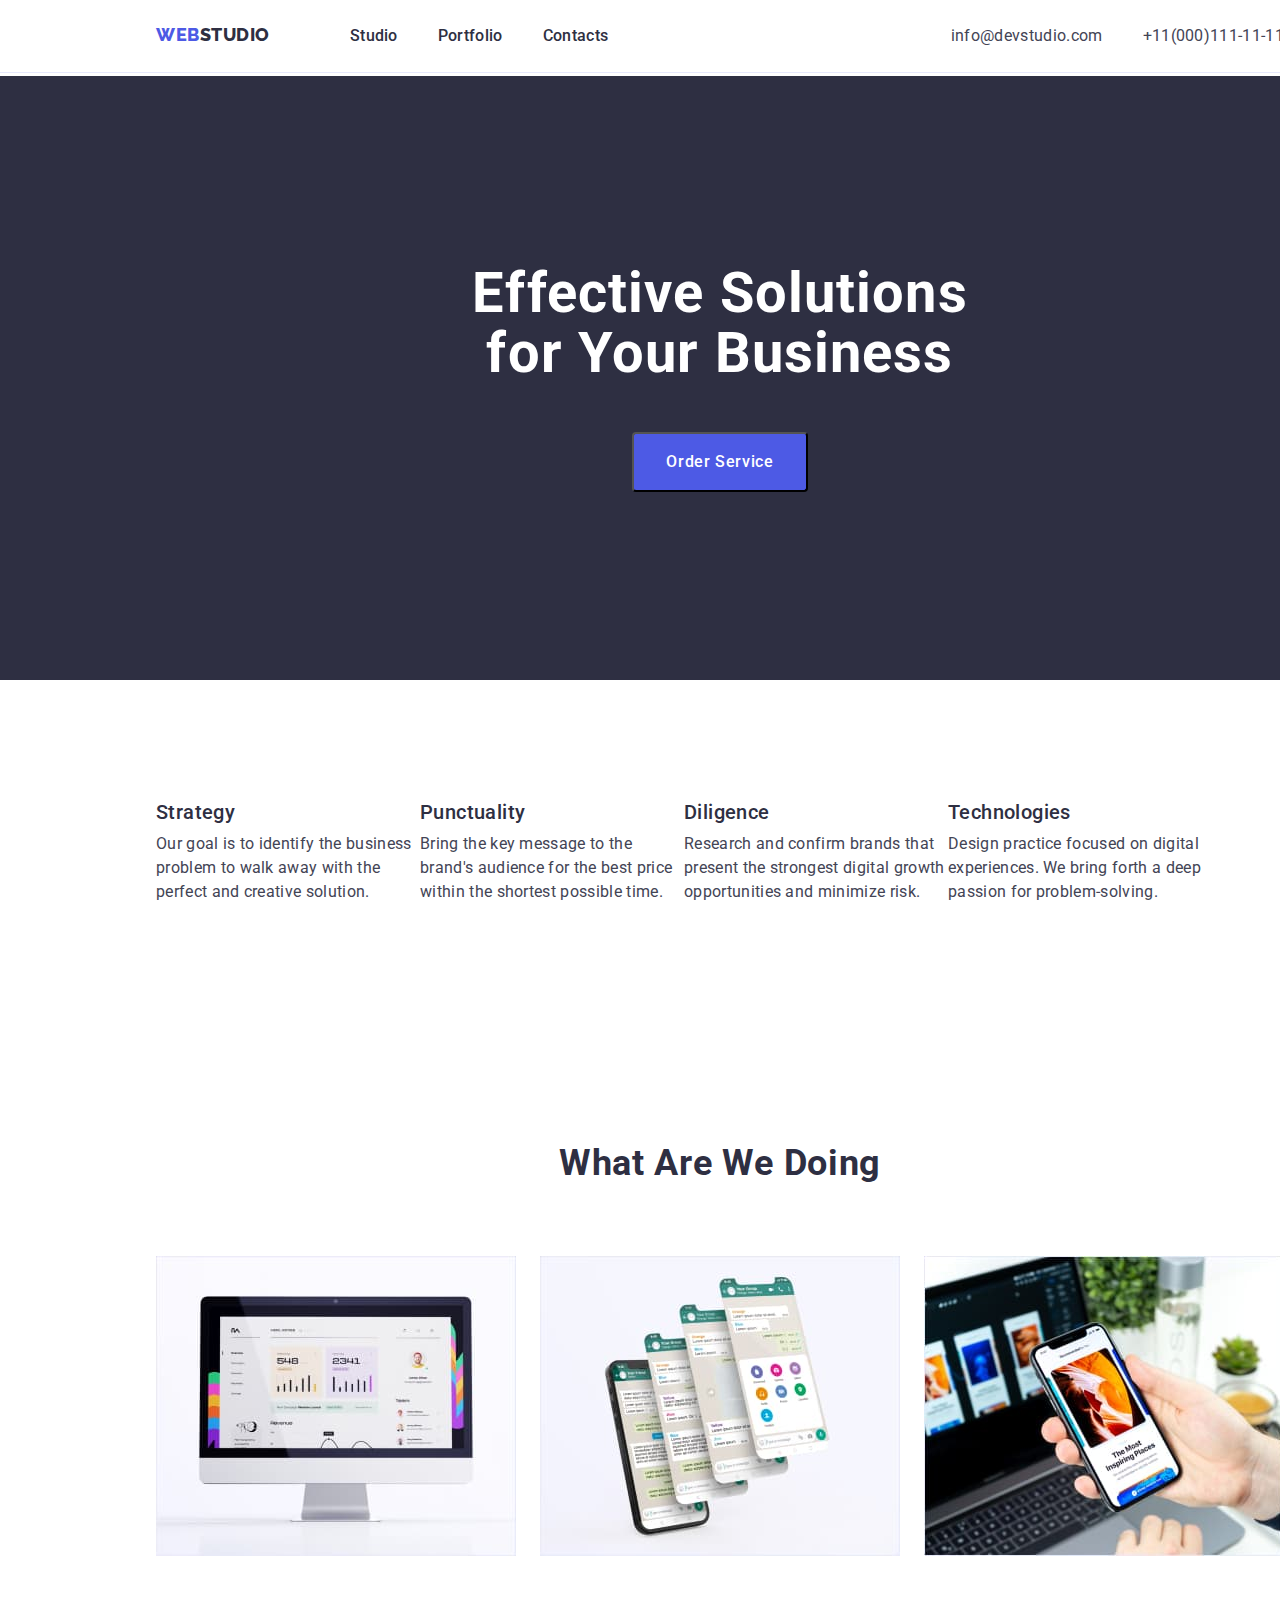
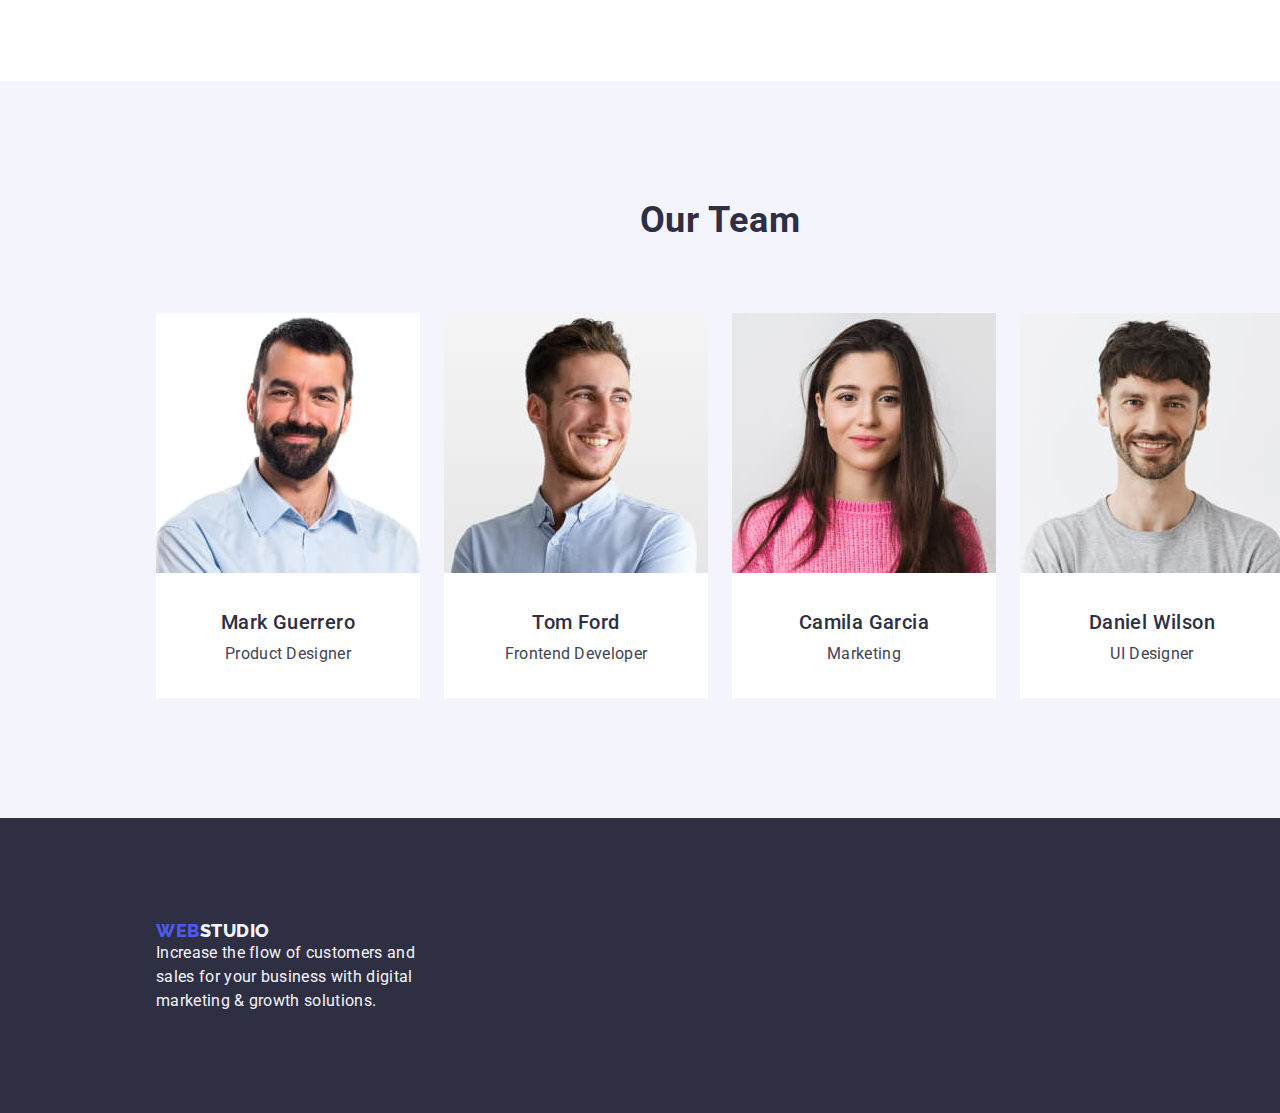
<file: index.html>
<!DOCTYPE html>
<html lang="en">
<head>
    <meta charset="UTF-8">
    <title>Studio</title>
    <link rel="stylesheet" href="./css/modern-normalize.css">
    <link rel="stylesheet" href="./css/style.css">
    <link rel="preconnect" href="https://fonts.googleapis.com">
<link rel="preconnect" href="https://fonts.gstatic.com" crossorigin>
<link href="https://fonts.googleapis.com/css2?family=Roboto:wght@400;500;700;900&display=swap" rel="stylesheet">
<link rel="preconnect" href="https://fonts.googleapis.com">
<link rel="preconnect" href="https://fonts.gstatic.com" crossorigin>
<link href="https://fonts.googleapis.com/css2?family=Raleway:wght@800&display=swap" rel="stylesheet">

</head>
<body>
    <header>
        <div class="container">
        <nav >
            <a href="./index.html" class="logo link">WEB<span  class="sph">Studio</span></a> 
       <ul class="a_list list">
        <li><a class="lia link" href="./index.html">Studio</a></li>
        <li><a class="lia link" href="./portfolio.html">Portfolio</a></li>
        <li><a class="lia link" href="">Contacts</a></li>
       </ul>
    </nav>
    <address class="contact-to-firm">
    <ul class="contact_list list">
      <li><a class="contact link" href="mailto:info@devstudio.com">info@devstudio.com</a></li>
      <li><a class="contact link" href="tel:+11(000)111-11-11">+11(000)111-11-11</a></li> 
    </ul>
    </address>
    </div>
    </header>
    <main>
        <section class="order section">
            <h1 class="solution">Effective Solutions<br>for Your Business</h1>
            <button type="button" class="service">Order Service</button>
        </section>
        <section class="section"> 
            <div class="container">
            <h2 hidden >Activity</h2>
            <ul class="points list">
                <li class="point_li">
                    <h3 class="title-of-description">Strategy</h3>
                <p class="description">Our goal is to identify the business<br>
                    problem to walk away with the<br> perfect and creative solution.</p>
                </li> 
                <li class="point_li">
                    <h3 class="title-of-description">Punctuality</h3>
                    <p class="description">Bring the key message to the<br> brand's audience for the best 
                    price<br> within the shortest possible time.</p>
                </li>  
                <li class="point_li">
                    <h3 class="title-of-description">Diligence</h3>
                    <p class="description">Research and confirm brands that<br> present the strongest 
                    digital growth<br> opportunities and minimize risk.</p>  
                </li>
                <li class="point_li">
                    <h3 class="title-of-description">Technologies</h3>
                    <p class="description">Design practice focused on digital<br> experiences. 
                    We bring forth a deep<br> passion for problem-solving.</p>
                </li>
            </ul>
        </div>
        </section>
        <section class="third_section section">
            <div class="container">
            <h2 class="example-headers">What Are We Doing</h2>
            <ul class="images_list list">
            <li><img src="images/monitor.jpg" alt="monitor" width="360" height="300"></li>
            <li><img src="images/screens.jpg" alt="screens of technology" width="360" height="300"></li>
            <li><img src="images/phone.jpg" alt="phone" width="360" height="300"></li>
        </ul>
        </div>
        </section>
        <section class="team section">
            <div class="container">
            <h2 class="example-headers">Our Team</h2>
            <ul class="workers_list list">
                <li class="person">
                    
                    <h3 class="example-headers-third"><img src="images/mark.jpg" alt="Mark Guerrero" width="264" height="260"></h3>
                    <h4 class="bigger_p">Mark Guerrero</h4>
                    <p class="smaller_p">Product Designer</p>
                    
                </li>
                <li class="person">
                    <h3 class="example-headers-third"><img src="images/tom.jpg" alt="Tom Ford" width="264" height="260"></h3>
                    
                    <h4 class="bigger_p">Tom Ford</h4>
                    <p class="smaller_p">Frontend Developer</p>
                    
                </li>
                <li class="person">
                    <h3 class="example-headers-third"><img src="images/camila.jpg" alt="Camila Garcia" width="264" height="260"></h3>
                    
                    <h4 class="bigger_p">Camila Garcia</h4>
                    <p class="smaller_p">Marketing</p>
                    
                </li>
                <li class="person">
                    <h3 class="example-headers-third"><img src="images/daniel.jpg" alt="Daniel Wilson" width="264" height="260"></h3>
                    
                    <h4 class="bigger_p">Daniel Wilson</h4>
                    <p class="smaller_p">UI Designer</p>
                    
                </li>   
            </ul>
        </div>
        </section>
    </main>
    <footer class="down">
        <a class="logo link" href="./index.html">WEB<span  class="spf">Studio</span></a> 
        <p class="down_logo_description">Increase the flow of customers and<br> sales 
        for your business with digital<br> marketing & growth solutions.</p>
    </footer>
</body>
</html>
</file>
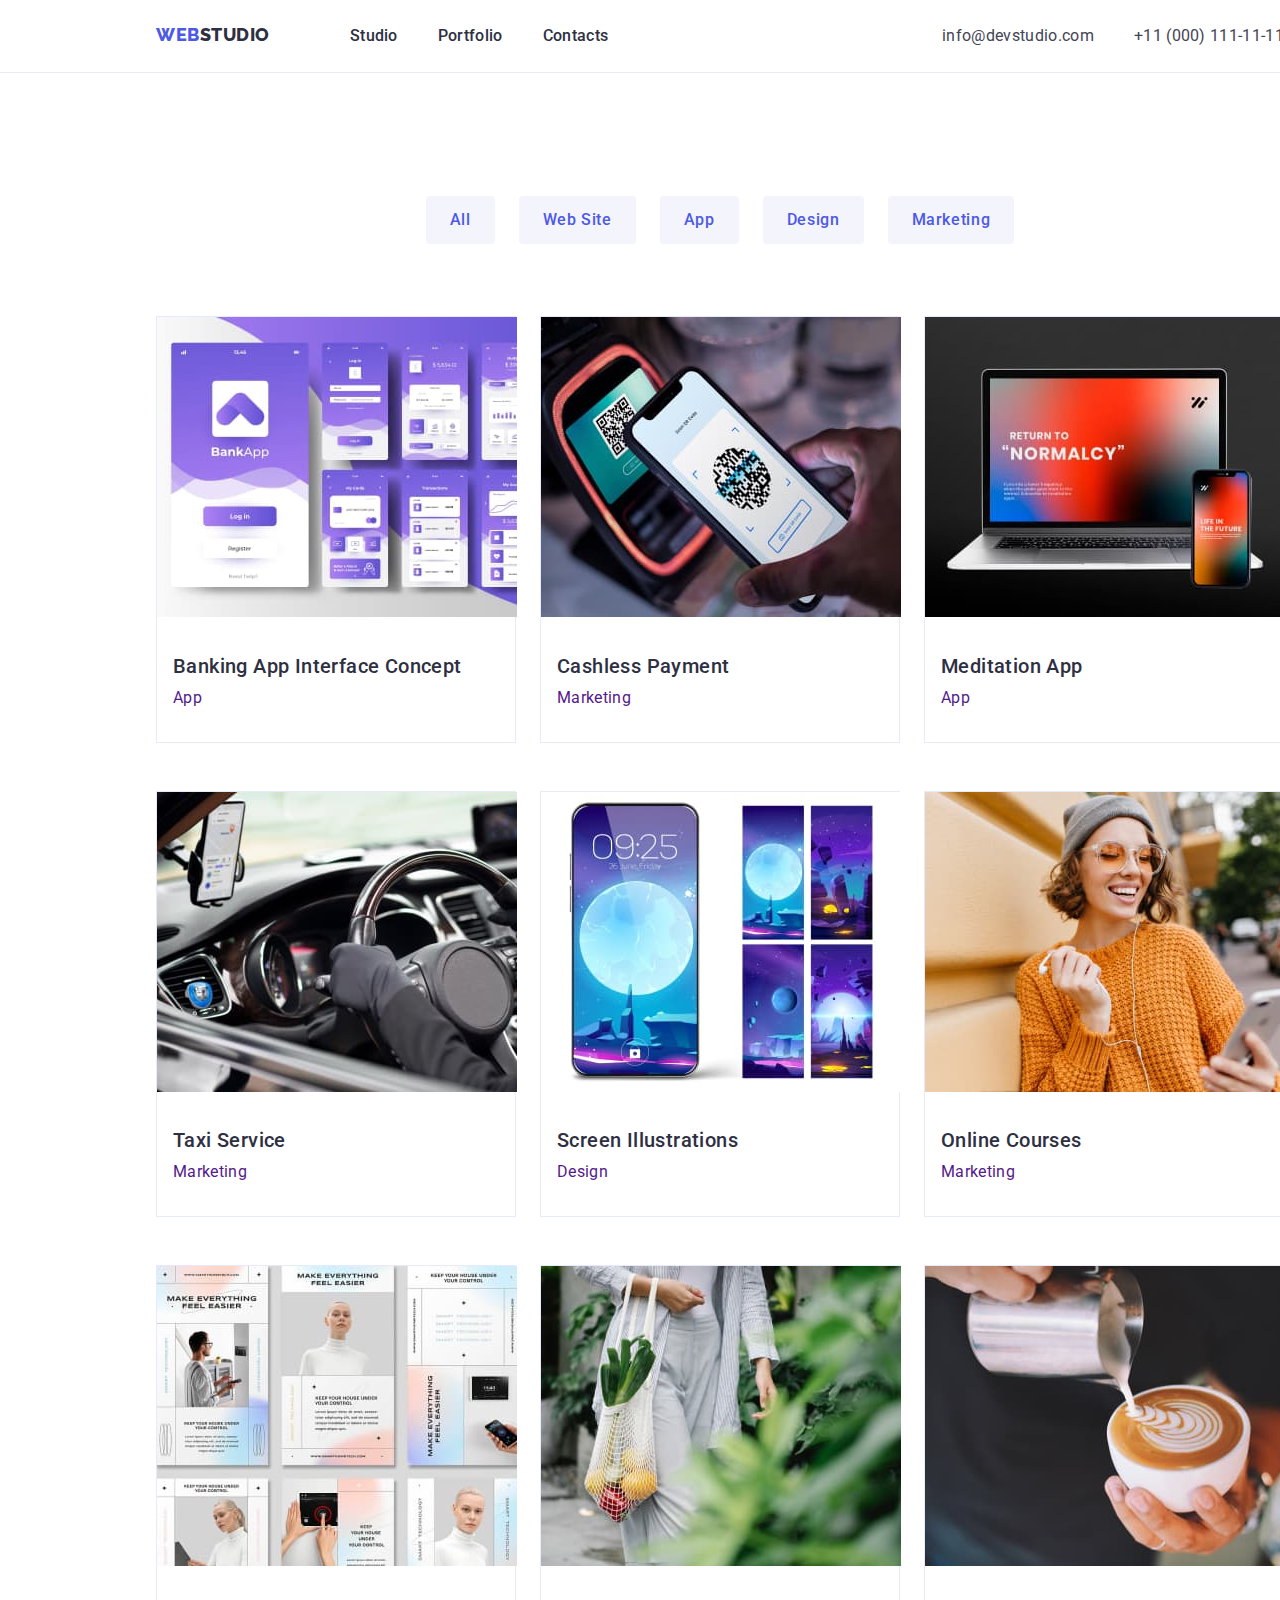
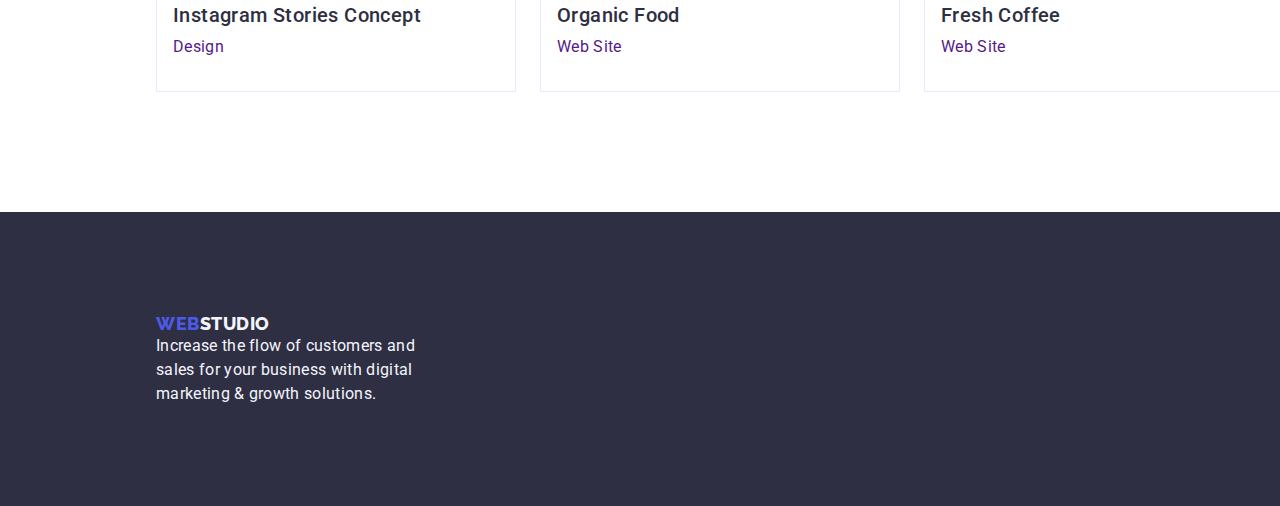
<file: portfolio.html>
<!DOCTYPE html>
<html lang="en">
<head>
    <meta charset="UTF-8">
    <link rel="stylesheet" href="./css/modern-normalize.css">
    <link rel="stylesheet" href="./css/style.css">
    <link rel="preconnect" href="https://fonts.googleapis.com">
<link rel="preconnect" href="https://fonts.gstatic.com" crossorigin>
<link href="https://fonts.googleapis.com/css2?family=Roboto:wght@400;500;700;900&display=swap" rel="stylesheet">
<link rel="preconnect" href="https://fonts.googleapis.com">
<link rel="preconnect" href="https://fonts.gstatic.com" crossorigin>
<link href="https://fonts.googleapis.com/css2?family=Raleway:wght@800&display=swap" rel="stylesheet">
    <title>Portfolio</title>

</head>
<body>
    <header>
        <div class="container">
        <nav>     
            <a href="./index.html" class="logo link">WEB<span  class="sph">Studio</span></a> 
       <ul class="a_list list">
        <li><a class="lia link" href="./index.html">Studio</a></li>
        <li><a class="lia link" href="./portfolio.html">Portfolio</a></li>
        <li><a class="lia link" href="">Contacts</a></li>
       </ul>
    </nav>
    <address class="contact-to-firm">
    <ul class="contact_list list">
      <li><a class="contact link" href="mailto:info@devstudio.com">info@devstudio.com</a></li>
      <li><a class="contact link" href="tel:+11(000)111-11-11">+11 (000) 111-11-11</a></li> 
    </ul>
    </address>
    </div>
    </header> 
    <main>
        <section class="buttons_images section">
            <div class="container">
        <h1 hidden>h1</h1> 
        <ul class="buttons_list list">
            <li><button type="button" class="buttons_list_button">All</button></li>
            <li><button type="button" class="buttons_list_button">Web Site</button></li>
            <li><button type="button" class="buttons_list_button">App</button></li>
            <li><button type="button" class="buttons_list_button">Design</button></li>
            <li><button type="button" class="buttons_list_button">Marketing</button></li>    
        </ul>
        
        <ul class="list images">
            <li class="photos link">
                <a href="" class="jpg link"><img src="./images/app.jpg" alt="app" width="360" height="300">
                <h2 class="bigger_p">Banking App Interface Concept</h2>
                <p class="smaller_p">App </p></a>
            </li>
            <li class="photos link">
                <a href="" class="jpg link"><img src="./images/code.jpg" alt="code" width="360" height="300">
                <h2 class="bigger_p">Cashless Payment</h2>
                <p class="smaller_p">Marketing</p></a>
            </li>
            <li class="photos link">
                <a href="" class="jpg link"><img src="./images/laptop.jpg" alt="laptop" width="360" height="300">
                <h2 class="bigger_p">Meditation App</h2>
                <p class="smaller_p">App</p></a>
            </li>
            <li class="photos link">
                <a href="" class="jpg link"><img src="./images/car.jpg" alt="car" width="360" height="300">
                <h2 class="bigger_p">Taxi Service</h2>
                <p class="smaller_p">Marketing</p></a>
            </li>
            <li class="photos link">
                <a href="" class="jpg link"><img src="./images/wallpapers.jpg" alt="wallpapers" width="360" height="300">
                <h2 class="bigger_p">Screen Illustrations</h2>
                <p class="smaller_p">Design</p></a>
            </li>
            <li class="photos link">
                <a href="" class="jpg link"><img src="./images/woman.jpg" alt="woman" width="360" height="300">
                <h2 class="bigger_p">Online Courses</h2>
                <p class="smaller_p">Marketing</p></a>
            </li>
            <li class="photos link">
                <a href="" class="jpg link"><img src="./images/pages.jpg" alt="pages" width="360" height="300">
                <h2 class="bigger_p">Instagram Stories Concept</h2>
                <p class="smaller_p">Design</p></a>
            </li>
            <li class="photos link">
                <a href="" class="jpg link"><img src="./images/shopping.jpg" alt="vegetables" width="360" height="300">
                <h2 class="bigger_p">Organic Food</h2>
                <p class="smaller_p">Web Site</p></a>
            </li>
            <li class="photos link">
                <a href="" class="jpg link"><img src="./images/coffe.jpg" alt="coffee" width="360" height="300">
                <h2 class="bigger_p">Fresh Coffee</h2>
                <p class="smaller_p">Web Site</p></a>
            </li>       
        </ul>    
    </div>   
        </section>
    </main>
    <footer class="down">
        <a class="logo link" href="./index.html">WEB<span  class="spf">Studio</span></a> 
        <p class="down_logo_description">Increase the flow of customers and<br> sales 
            for your business with digital<br> marketing & growth solutions.</p>
    </footer>
</body>
</html>
</file>
<file: css/style.css>
:root{
    --cloud-color: #F4F4FD;
    --cornflower-color: #E7E9FC;
    --iris-color: #4D5AE5;
    --navyblue-color: #2E2F42;
    --white: #FFF;
    --slate-color: #434455;
    --ocean-color: #404BBF;
    --black: #000;
    
}
*{
    margin: 0;
    padding: 0;
    box-sizing: border-box;
}
.section{
    padding-top: 120px;
    padding-bottom: 120px;
}
nav{
    float: left;
}
address{
    float: right;
}
body{
    font-family: Roboto, sans-serif;
    color: var(--slate-color);
    background-color: var(--white);
    width: 1440px;
    margin: auto;
}
main{
    align-items: center;
}
footer{
    background-color: var(--navyblue-color);
    color: var(--white);
    width: 1440px;
    flex-shrink: 0; 
    padding-left: 156px;
    padding-top: 101.5px;
}
.photos.bigger_p, .photos.smaller_p{
    padding-inline: 16px;
}

.down.logo{
    padding-bottom: 17.5px;
}
.down{
    display: block;
    padding-top: 101.5px;
}
.container{
    width: 1158px;
    padding-inline: 15px;
    margin: auto;
}

header{
    width: 1440px;
    display: inline-flex;
    flex-direction: row;
    flex-wrap: nowrap;
    flex-shrink: 0;
    border-bottom: 1px solid var(--cornflower, #E7E9FC);
    background: var(--white, #FFF);
    align-items: baseline;
}

.logo{
    font-weight: 800;
    text-transform: uppercase;
    font-family: Raleway, sans-serif;
    color: var(--iris-color);
    font-size: 18px;
    line-height: 1.17;
    letter-spacing: 0.03em;
    padding-bottom: 17.5px;
}
.list>a{
    color: var(--slate-color);
}
.sph{
    /* span w headerze */
    color: var(--navyblue-color);
}
.spf{
    /* span w footerze */
    color: var(--cloud-color);
}
.buttons{
    text-align: center;
}
button{
    
    background:  var(--cloud-color);
    color: var(--iris-color);
    font-family: Roboto, sans-serif;
    cursor: pointer;
    font-size: 16px;
    font-weight: 500;
    line-height: 1.5; /* 150% */
    letter-spacing: 0.04em;
    
}
button:hover, button:focus{
    background-color: var(--ocean-color);
    color: var(--white);
    font-family: Roboto, sans-serif;
}
.buttons_list>button:focus, .buttons_list>button:hover{
    background-color: var(--ocean-color);

}
.buttons_list{
    display: inline-flex;
    justify-content: center;
    gap: 24px;
    text-align: center;
    padding-bottom: 24px;
    padding-top: -24px;
}
li{
    color: var(--slate-color); 
    background-color: var(--white);
}
.team{
    background-color: var(--cloud-color);
    width: 1440px;
    flex-shrink: 0;
}
.order{
    background-color: var(--navyblue-color);
    text-align: center;
    color: var(--white);
    width: 1440px;
    flex-shrink: 0;
}
.order>button{
    font-size: 16px;
    font-weight: 500;
    line-height: 1.5;
    letter-spacing: 0.64px;
    color: var(--white);
    background: var(--iris-color);
    font-family: Roboto, sans-serif;
}
.order>button:hover, .order>button:focus{
    font-size: 16px;
    font-weight: 500;
    line-height: 1.5;
    letter-spacing: 0.64px;
    color: var(--white);
    background: var(--ocean-color);
    font-family: Roboto, sans-serif;
}
.title-of-description{
    font-size: 20px;
    font-weight: 500;
    line-height: 1.2;
    letter-spacing: 0.02em;
    color: var(--navyblue-color);
    padding-bottom: 0px;
}
.description{
    font-size: 16px;
    line-height: 1.5;
    letter-spacing: 0.02em;
}
.bigger_p{
    color: var(--navyblue-color);
    font-size: 20px;
    font-weight: 500;
    line-height: 1.2;
    letter-spacing: 0.02em;
    padding-top: 32px;
    padding-bottom: 8px;
    padding-inline: 16px;
   
}
.smaller_p{
    font-size: 16px;
    line-height: 1.5;
    letter-spacing: 0.02em; 
    padding-bottom: 32px;  
    padding-inline: 16px;
}   
.person>.bigger_p{
    text-align: center;
}
.person>.smaller_p{
    text-align: center;
}

.lia{
    font-weight: 500;
    color: var(--navyblue-color);
    line-height: 1.5;
    letter-spacing: 0.02em;
}
.lia:hover, .lia:focus{
    color: var(--ocean-color);
}
.contact{
    color: var(--slate-color); 
    font-size: 16px;
    line-height: 1.5;
    letter-spacing: 0.02em;
    text-decoration: none; 
}
.contact:hover, .contact:focus{
    color: var(--ocean-color);
}
.contact-to-firm{
    font-style: normal;
}
.down_logo_description{
    color: var(--cloud-color);
    line-height: 1.5;
    letter-spacing: 0.02em;
    padding-bottom: 100px;
}
.link{  
    text-decoration: none; 
}
address{
    font-style: normal;
}
.list{
    list-style: none;
    
}
.solution{
    font-size: 56px;
    line-height: 1.07;
    text-align: center;
    letter-spacing: 0.02em;
    color: var(--white);
    padding-block: 68px 48px;
}


.example-headers{
    font-size: 36px;
    line-height: 1.11;
    font-weight: 700;
    text-align: center;
    letter-spacing: 0.02em;
    text-transform: capitalize;
    color: var(--navyblue-color);
    padding-bottom: 72px;
}
.example-headers-third>{
    font-weight: 500;
    font-size: 20px;
    line-height: 1.2;
    letter-spacing: 0.02em;
    color: var(--navyblue-color);
}

.list{
    display: flex;
    align-items: start;
    flex-wrap: wrap;
}
.a_list{
    display: inline-flex;
    align-items: flex-start;
    gap: 40px;
    padding-block: 24px;
    padding-left: 76px;
}
.images{
    justify-content: space-between;
    flex-wrap: wrap;
}
.images_list, .workers_list{
    justify-content: space-between;
}
.contact_list{
    gap: 40px;
    padding-block: 24px;
}

button.service{
    display: inline-flex;
    padding: 16px 32px;
    align-items: flex-start;
    gap: 10px;
    border-radius: 4px;
    background-color: var(--iris, #4D5AE5);
    
    margin-bottom: 68px;
}
.service:hover, .service:focus{
    box-shadow: 0px 4px 4px 0px rgba(0, 0, 0, 0.15);
}
.buttons_images{
    margin-left: auto;
    margin-right: auto;
}

.buttons_list_button{
    font-family: Roboto, sans-serif;
    font-size: 16px;
    font-style: normal;
    font-weight: 500;
    line-height: 1.5; /* 150% */
    letter-spacing: 0.64px;
    border: 0;
    text-align: center;
    display: block;
    padding: 12px 24px;
    flex-direction: column;
    align-items: flex-start;
    gap: 8px;
    border-radius: 4px;
    
    flex-basis: calc((1158px - 48px) / 3);
}
.buttons_list_button:hover, .buttons_list_button:focus{
    box-shadow: 0px 2px 2px 0px rgba(0, 0, 0, 0.12), 0px 2px 1px 0px rgba(0, 0, 0, 0.08), 0px 3px 1px 0px rgba(0, 0, 0, 0.10);
}
.point_li{
    display: flex;
    width: 264px;
    flex-direction: column;
    align-items: flex-start;
    gap: 8px;
    padding: 0;
    margin: 0;
}
.photos{
    display: flex;
    width: 360px;
    padding-bottom: 0px;
    flex-direction: column;
    align-items: flex-start;
    gap: 32px;
    flex-shrink: 0;
    border: 1px solid var(--cornflower-color);
    margin-top: 48px;
}
nav.logo{
    padding-block: 25.5px;
}
.jpg{
    width: 360px;
    flex-shrink: 0;
}
</file>
